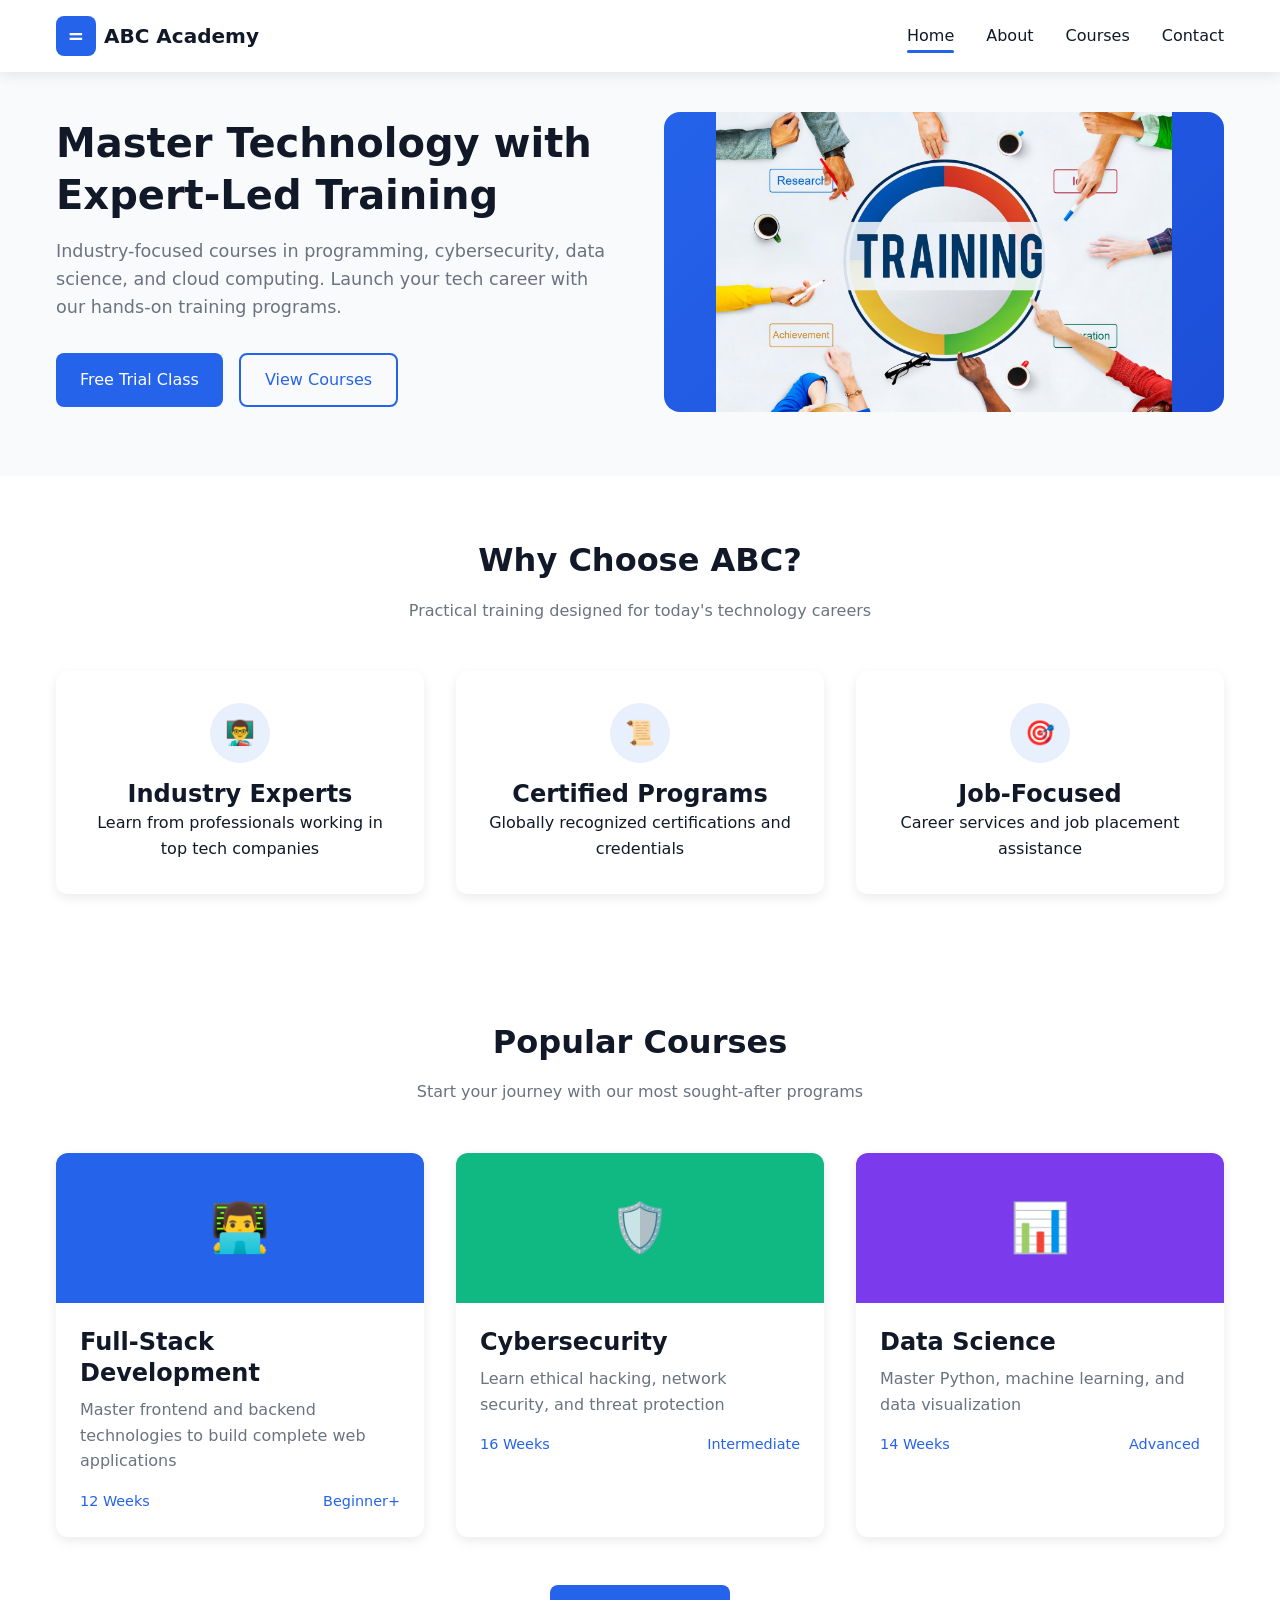
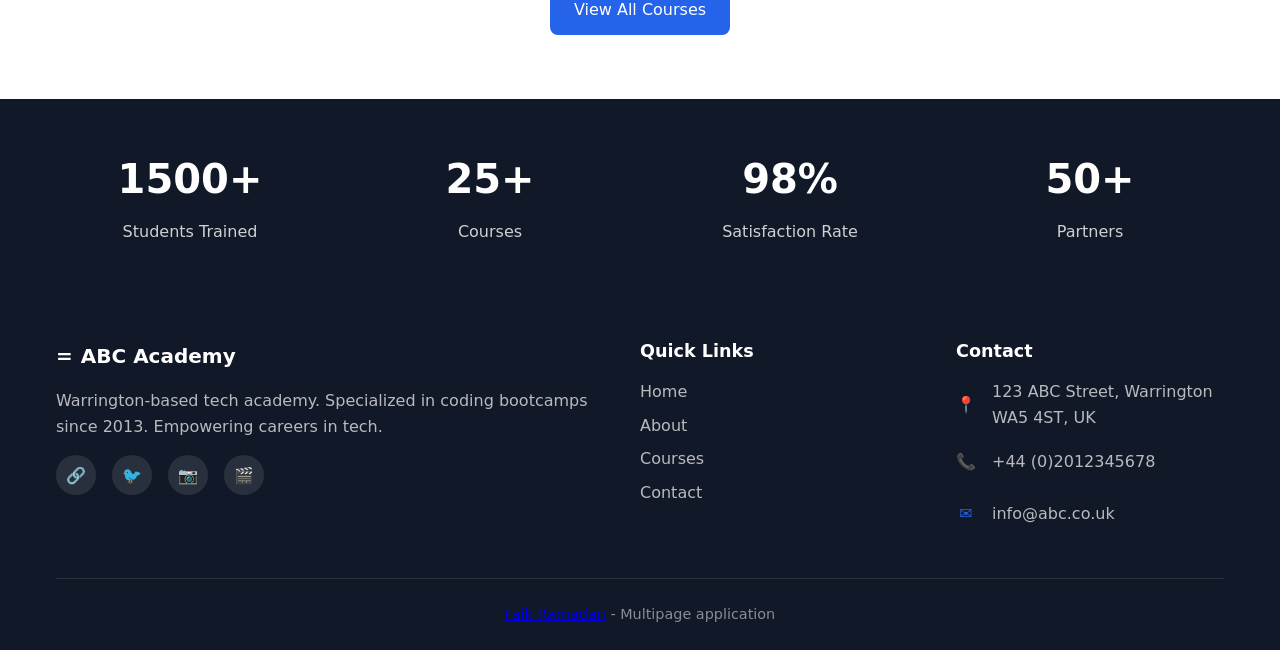
<file: index.html>
<!DOCTYPE html>
<html lang="en">
<head>
    <meta charset="UTF-8">
    <meta name="viewport" content="width=device-width, initial-scale=1.0">
    <title>ABC Academy | Technology Education</title>
    <link rel="stylesheet" href="style.css">
</head>
<body>
    <!-- Header -->
<header class="main-header">
    <div class="container">
        <nav class="navbar">
            <a href="index.html" class="logo">
                <div class="logo-icon">=</div>
                ABC Academy
            </a>
            
            <!-- Mobile menu checkbox -->
            <input type="checkbox" id="menu-toggle">
            
            <!-- Hamburger -->
            <label for="menu-toggle" class="mobile-menu-btn"></label>
            
            <!-- Navigation Links -->
            <ul class="nav-links">
                <li><a href="index.html" class="active">Home</a></li>
                <li><a href="about.html">About</a></li>
                <li><a href="courses.html">Courses</a></li>
                <li><a href="contact.html">Contact</a></li>
            </ul>
        </nav>
    </div>
</header>

    <!-- Hero Section -->
    <section class="hero">
        <div class="container">
            <div class="hero-content">
                <div class="hero-text">
                    <h1>Master Technology with Expert-Led Training</h1>
                    <p>Industry-focused courses in programming, cybersecurity, data science, and cloud computing. Launch your tech career with our hands-on training programs.</p>
                    
                    <div class="hero-buttons">
                        <a href="contact.html" class="btn btn-primary">Free Trial Class</a>
                        <a href="courses.html" class="btn btn-secondary">View Courses</a>
                    </div>
                </div>
                
                <div class="hero-image">
                    <img src="images/training.jpg"  height="300px" alt="something something">
                </div>
            </div>
        </div>
    </section>

    <!-- Features -->
    <section class="features">
        <div class="container">
            <h2 class="section-title">Why Choose ABC?</h2>
            <p class="section-subtitle">Practical training designed for today's technology careers</p>
            
            <div class="features-grid">
                <div class="feature-card">
                    <div class="feature-icon">👨‍🏫</div>
                    <h3>Industry Experts</h3>
                    <p>Learn from professionals working in top tech companies</p>
                </div>
                
                <div class="feature-card">
                    <div class="feature-icon">📜</div>
                    <h3>Certified Programs</h3>
                    <p>Globally recognized certifications and credentials</p>
                </div>
                
                <div class="feature-card">
                    <div class="feature-icon">🎯</div>
                    <h3>Job-Focused</h3>
                    <p>Career services and job placement assistance</p>
                </div>
            </div>
        </div>
    </section>

    <!-- Popular Courses -->
    <section class="courses">
        <div class="container">
            <h2 class="section-title">Popular Courses</h2>
            <p class="section-subtitle">Start your journey with our most sought-after programs</p>
            
            <div class="courses-grid">
                <div class="course-card">
                    <div class="course-image" style="background: var(--primary);">👨‍💻</div>
                    <div class="course-content">
                        <h3>Full-Stack Development</h3>
                        <p>Master frontend and backend technologies to build complete web applications</p>
                        <div class="course-meta">
                            <span>12 Weeks</span>
                            <span>Beginner+</span>
                        </div>
                    </div>
                </div>
                
                <div class="course-card">
                    <div class="course-image" style="background: var(--secondary);">🛡️</div>
                    <div class="course-content">
                        <h3>Cybersecurity</h3>
                        <p>Learn ethical hacking, network security, and threat protection</p>
                        <div class="course-meta">
                            <span>16 Weeks</span>
                            <span>Intermediate</span>
                        </div>
                    </div>
                </div>
                
                <div class="course-card">
                    <div class="course-image" style="background: #7c3aed;">📊</div>
                    <div class="course-content">
                        <h3>Data Science</h3>
                        <p>Master Python, machine learning, and data visualization</p>
                        <div class="course-meta">
                            <span>14 Weeks</span>
                            <span>Advanced</span>
                        </div>
                    </div>
                </div>
            </div>
            
            <div style="text-align: center; margin-top: 3rem;">
                <a href="courses.html" class="btn btn-primary">View All Courses</a>
            </div>
        </div>
    </section>

    <!-- Stats -->
    <section class="stats">
        <div class="container">
            <div class="stats-grid">
                <div class="stat-item">
                    <span class="stat-number">1500+</span>
                    <span class="stat-label">Students Trained</span>
                </div>
                <div class="stat-item">
                    <span class="stat-number">25+</span>
                    <span class="stat-label">Courses</span>
                </div>
                <div class="stat-item">
                    <span class="stat-number">98%</span>
                    <span class="stat-label">Satisfaction Rate</span>
                </div>
                <div class="stat-item">
                    <span class="stat-number">50+</span>
                    <span class="stat-label">Partners</span>
                </div>
            </div>
        </div>
    </section>

    <!-- Footer -->
    <footer class="main-footer">
        <div class="container">
            <div class="footer-content">
                <div class="footer-about">
                    <div class="footer-logo">
                        <span class="icon">=</span>
                        ABC Academy
                    </div>
                    <p>Warrington-based tech academy. Specialized in coding bootcamps since 2013. Empowering careers in tech.</p>
                    <div class="social-icons">
                        <a href="#">🔗</a>
                        <a href="#">🐦</a>
                        <a href="#">📷</a>
                        <a href="#">🎬</a>
                    </div>
                </div>
                
                <div class="footer-links">
                    <h4>Quick Links</h4>
                    <ul>
                        <li><a href="index.html">Home</a></li>
                        <li><a href="about.html">About</a></li>
                        <li><a href="courses.html">Courses</a></li>
                        <li><a href="contact.html">Contact</a></li>
                    </ul>
                </div>
                
                <div class="footer-contact">
                    <h4>Contact</h4>
                    <div class="contact-item footer">
                        <span class="icon">📍</span>
                        <span>123 ABC Street, Warrington WA5 4ST, UK</span>
                    </div>
                    <div class="contact-item footer">
                        <span class="icon">📞</span>
                        <span>+44 (0)2012345678</span>
                    </div>
                    <div class="contact-item footer">
                        <span class="icon">✉️</span>
                        <span>info@abc.co.uk</span>
                    </div>
                </div>
            </div>
            
            <div class="footer-bottom">
                <p><a href="http://www.faikguler.com" target="_blank">Faik Ramadan</a> - Multipage application</p>
            </div>
        </div>
    </footer>

</body>
</html>
</file>
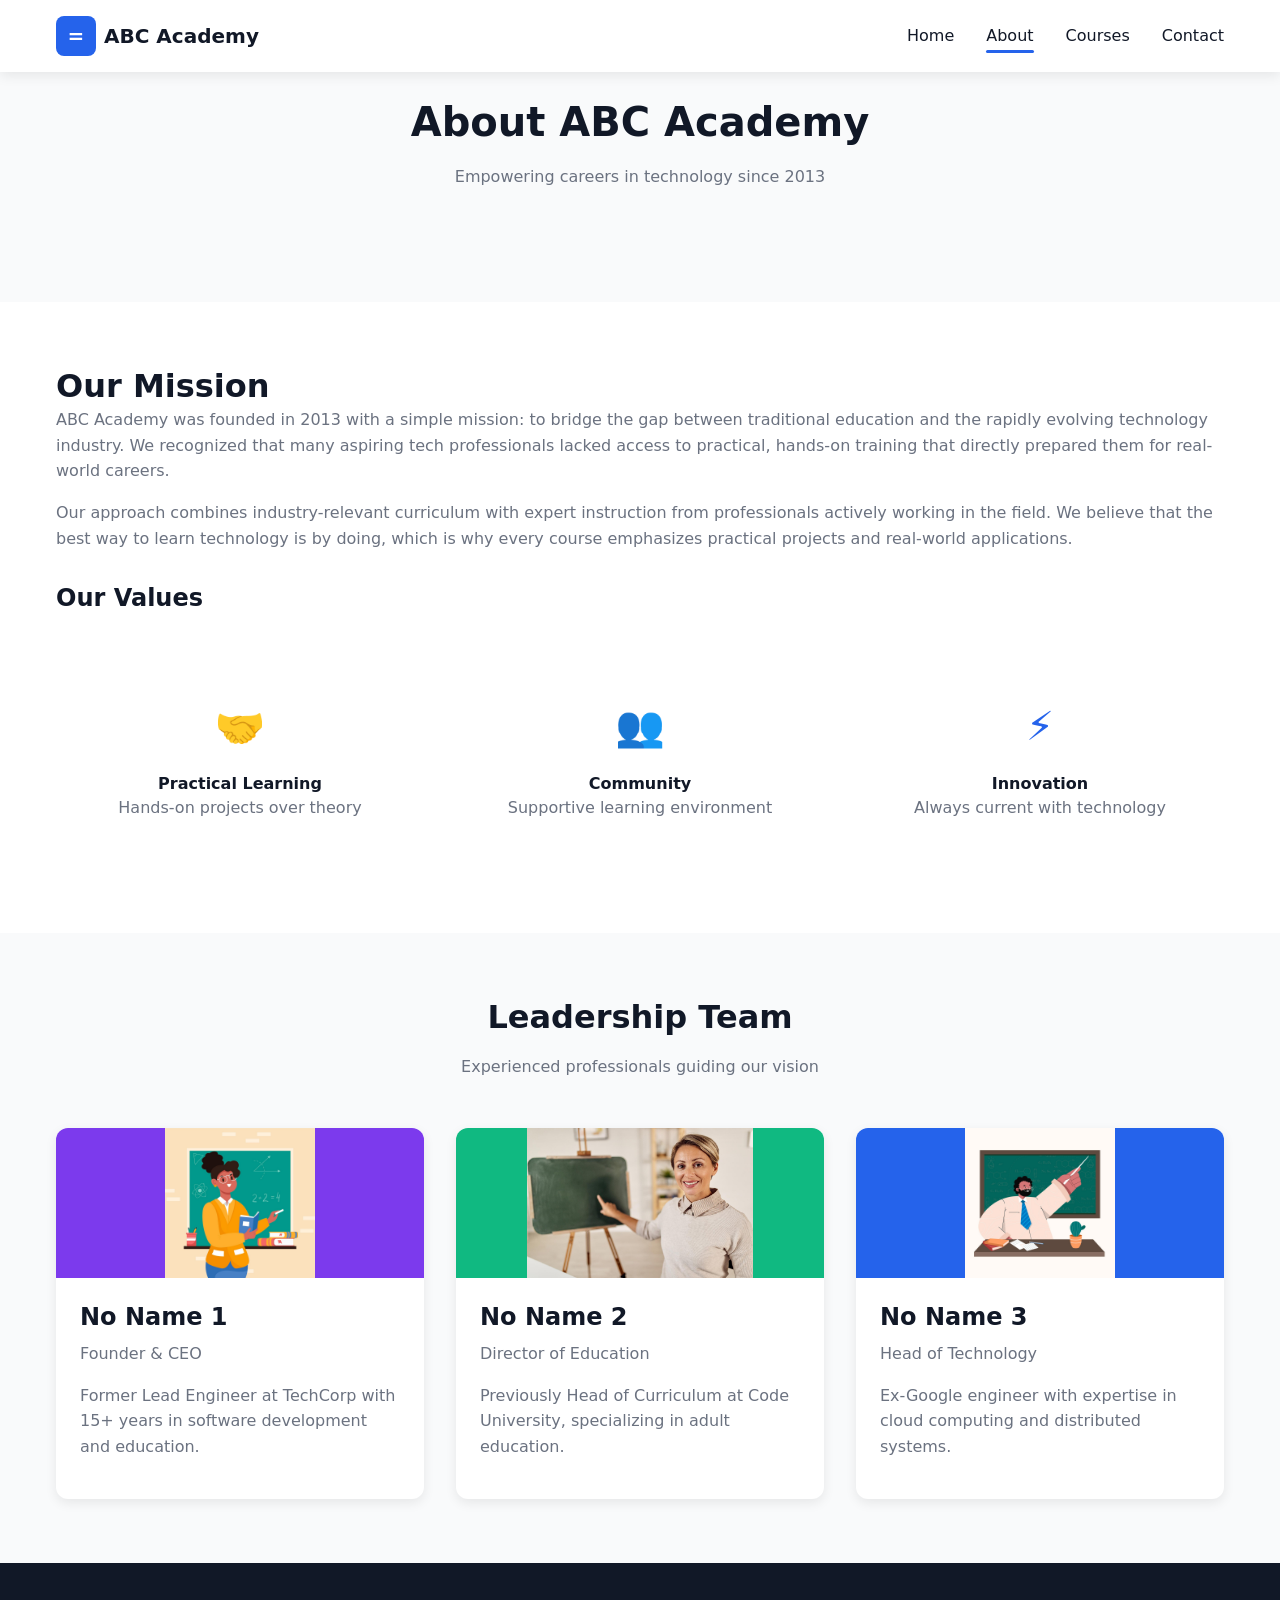
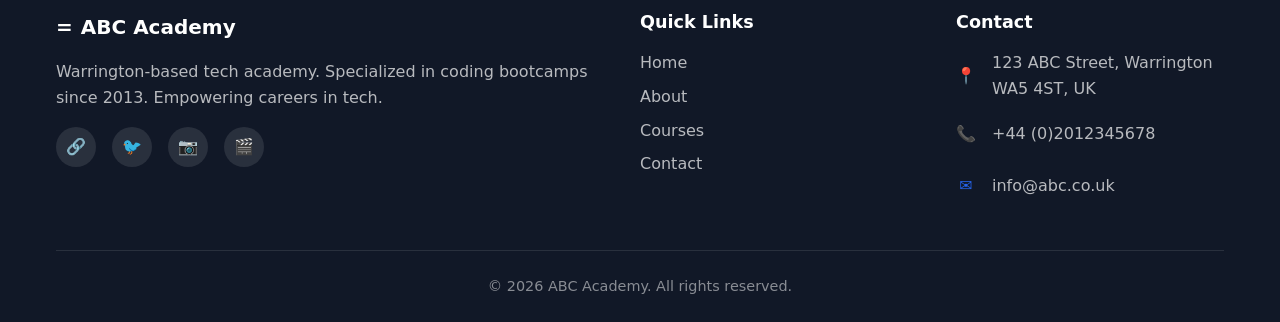
<file: about.html>
<!DOCTYPE html>
<html lang="en">
<head>
    <meta charset="UTF-8">
    <meta name="viewport" content="width=device-width, initial-scale=1.0">
    <title>About Us | ABC Academy</title>
    <link rel="stylesheet" href="style.css">
</head>
<body>
    <!-- Header -->
<header class="main-header">
    <div class="container">
        <nav class="navbar">
            <a href="index.html" class="logo">
                <div class="logo-icon">=</div>
                ABC Academy
            </a>
            
            <!-- Mobile menu checkbox -->
            <input type="checkbox" id="menu-toggle">
            
            <!-- Hamburger -->
            <label for="menu-toggle" class="mobile-menu-btn"></label>
            
            <!-- Navigation Links -->
            <ul class="nav-links">
                <li><a href="index.html" >Home</a></li>
                <li><a href="about.html" class="active">About</a></li>
                <li><a href="courses.html">Courses</a></li>
                <li><a href="contact.html">Contact</a></li>
            </ul>
        </nav>
    </div>
</header>

    <!-- Hero -->
    <section class="hero" style="padding-top: 6rem;">
        <div class="container">
            <h1 class="section-title">About ABC Academy</h1>
            <p class="section-subtitle">Empowering careers in technology since 2013</p>
        </div>
    </section>

    <!-- About Content -->
    <section class="about">
        <div class="container">
            <div class="about-content">
               
                
                <div class="about-text">
                    <h2>Our Mission</h2>
                    <p>ABC Academy was founded in 2013 with a simple mission: to bridge the gap between traditional education and the rapidly evolving technology industry. We recognized that many aspiring tech professionals lacked access to practical, hands-on training that directly prepared them for real-world careers.</p>
                    
                    <p>Our approach combines industry-relevant curriculum with expert instruction from professionals actively working in the field. We believe that the best way to learn technology is by doing, which is why every course emphasizes practical projects and real-world applications.</p>
                    
                    <h3 style="margin-top: 2rem;">Our Values</h3>
                    <div class="values-grid">
                        <div class="value-card">
                            <div class="icon">🤝</div>
                            <h4>Practical Learning</h4>
                            <p>Hands-on projects over theory</p>
                        </div>
                        <div class="value-card">
                            <div class="icon">👥</div>
                            <h4>Community</h4>
                            <p>Supportive learning environment</p>
                        </div>
                        <div class="value-card">
                            <div class="icon">⚡</div>
                            <h4>Innovation</h4>
                            <p>Always current with technology</p>
                        </div>
                    </div>
                </div>
            </div>
        </div>
    </section>

    <!-- Team -->
    <section class="team" style="background: var(--light);">
        <div class="container">
            <h2 class="section-title">Leadership Team</h2>
            <p class="section-subtitle">Experienced professionals guiding our vision</p>
            
            <div class="courses-grid">
                <div class="course-card">
                    <div class="course-image" style="background: #7c3aed;">  <img src="images/teacher.jpg"  height="150px" alt="No Name 1 Teacher"></div>
                    <div class="course-content">
                        <h3>No Name 1</h3>
                        <p>Founder & CEO</p>
                        <p>Former Lead Engineer at TechCorp with 15+ years in software development and education.</p>
                    </div>
                </div>
                
                <div class="course-card">
                    <div class="course-image" style="background: var(--secondary);"> <img src="images/teacher2.jpg"  height="150px" alt="No Name 2 Teacher"></div>
                    <div class="course-content">
                        <h3>No Name 2</h3>
                        <p>Director of Education</p>
                        <p>Previously Head of Curriculum at Code University, specializing in adult education.</p>
                    </div>
                </div>
                
                <div class="course-card">
                    <div class="course-image" style="background: var(--primary);"> <img src="images/teacher3.jpg"  height="150px" alt="No Name 3 Teacher"></div>
                    <div class="course-content">
                        <h3>No Name 3</h3>
                        <p>Head of Technology</p>
                        <p>Ex-Google engineer with expertise in cloud computing and distributed systems.</p>
                    </div>
                </div>
            </div>
        </div>
    </section>

    <!-- Footer -->
   <footer class="main-footer">
        <div class="container">
            <div class="footer-content">
                <div class="footer-about">
                    <div class="footer-logo">
                        <span class="icon">=</span>
                        ABC Academy
                    </div>
                    <p>Warrington-based tech academy. Specialized in coding bootcamps since 2013. Empowering careers in tech.</p>
                    <div class="social-icons">
                        <a href="#">🔗</a>
                        <a href="#">🐦</a>
                        <a href="#">📷</a>
                        <a href="#">🎬</a>
                    </div>
                </div>
                
                <div class="footer-links">
                    <h4>Quick Links</h4>
                    <ul>
                        <li><a href="index.html">Home</a></li>
                        <li><a href="about.html">About</a></li>
                        <li><a href="courses.html">Courses</a></li>
                        <li><a href="contact.html">Contact</a></li>
                    </ul>
                </div>
                
                <div class="footer-contact">
                    <h4>Contact</h4>
                    <div class="contact-item footer">
                        <span class="icon">📍</span>
                        <span>123 ABC Street, Warrington WA5 4ST, UK</span>
                    </div>
                    <div class="contact-item footer">
                        <span class="icon">📞</span>
                        <span>+44 (0)2012345678</span>
                    </div>
                    <div class="contact-item footer">
                        <span class="icon">✉️</span>
                        <span>info@abc.co.uk</span>
                    </div>
                </div>
            </div>
            
            <div class="footer-bottom">
                <p>&copy; 2026 ABC Academy. All rights reserved.</p>
            </div>
        </div>
    </footer>
</body>
</html>
</file>
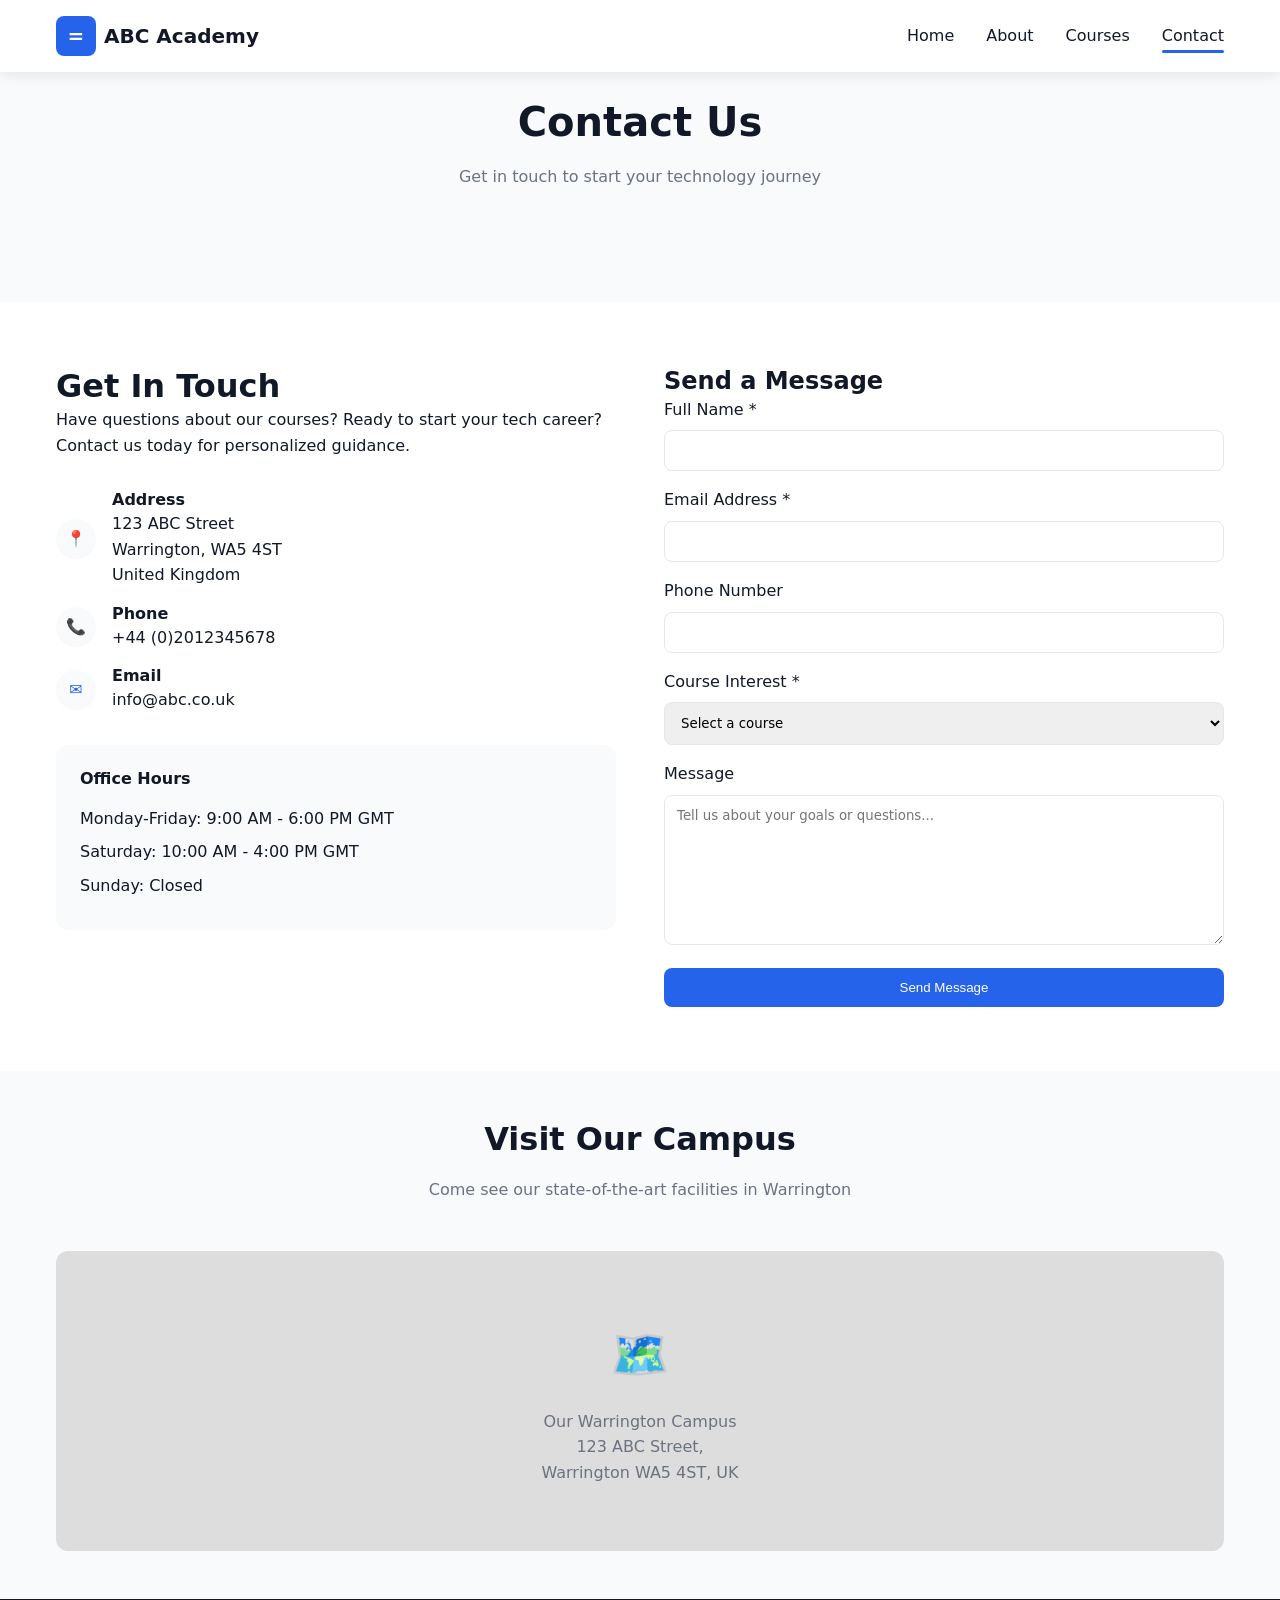
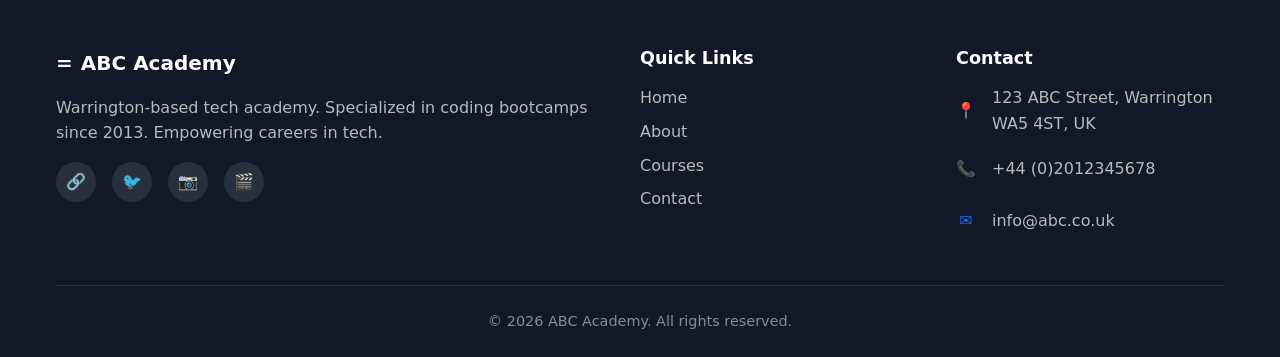
<file: contact.html>
<!DOCTYPE html>
<html lang="en">
<head>
    <meta charset="UTF-8">
    <meta name="viewport" content="width=device-width, initial-scale=1.0">
    <title>Contact | ABC Academy</title>
    <link rel="stylesheet" href="style.css">
</head>
<body>
    <!-- Header -->
 <header class="main-header">
    <div class="container">
        <nav class="navbar">
            <a href="index.html" class="logo">
                <div class="logo-icon">=</div>
                ABC Academy
            </a>
            
            <!-- Mobile menu checkbox -->
            <input type="checkbox" id="menu-toggle">
            
            <!-- Hamburger -->
            <label for="menu-toggle" class="mobile-menu-btn"></label>
            
            <!-- Navigation Links -->
            <ul class="nav-links">
                <li><a href="index.html">Home</a></li>
                <li><a href="about.html">About</a></li>
                <li><a href="courses.html">Courses</a></li>
                <li><a href="contact.html" class="active">Contact</a></li>
            </ul>
        </nav>
    </div>
</header>

    <!-- Hero -->
    <section class="hero" style="padding-top: 6rem; text-align: center;">
        <div class="container">
            <h1 class="section-title">Contact Us</h1>
            <p class="section-subtitle">Get in touch to start your technology journey</p>
        </div>
    </section>

    <!-- Contact Content -->
    <section class="contact">
        <div class="container">
            <div class="contact-content">
                <div class="contact-info">
                    <h2>Get In Touch</h2>
                    <p>Have questions about our courses? Ready to start your tech career? Contact us today for personalized guidance.</p>
                    
                    <div class="contact-details">
                        <div class="contact-item">
                            <span class="icon">📍</span>
                            <div>
                                <h4>Address</h4>
                                <p>123 ABC Street<br>Warrington, WA5 4ST <br>United Kingdom</p>
                            </div>
                        </div>
                        
                        <div class="contact-item">
                            <span class="icon">📞</span>
                            <div>
                                <h4>Phone</h4>
                                <p>+44 (0)2012345678</p>
                            </div>
                        </div>
                        
                        <div class="contact-item">
                            <span class="icon">✉️</span>
                            <div>
                                <h4>Email</h4>
                                <p>info@abc.co.uk</p>
                            </div>
                        </div>
                    </div>
                    
                    <div class="hours">
                        <h4>Office Hours</h4>
                        <ul>
                            <li>Monday-Friday: 9:00 AM - 6:00 PM GMT</li>
                            <li>Saturday: 10:00 AM - 4:00 PM GMT</li>
                            <li>Sunday: Closed</li>
                        </ul>
                    </div>
                </div>
                
                <div class="contact-form">
                    <h3>Send a Message</h3>
                    <form action="mailto:info@abc.co.uk" method="post" enctype="text/plain">
                        <div class="form-group">
                            <label for="name">Full Name *</label>
                            <input type="text" id="name" name="name" required>
                        </div>
                        
                        <div class="form-group">
                            <label for="email">Email Address *</label>
                            <input type="email" id="email" name="email" required>
                        </div>
                        
                        <div class="form-group">
                            <label for="phone">Phone Number</label>
                            <input type="tel" id="phone" name="phone">
                        </div>
                        
                        <div class="form-group">
                            <label for="course">Course Interest *</label>
                            <select id="course" name="course" required>
                                <option value="">Select a course</option>
                                <option value="fullstack">Full-Stack Development</option>
                                <option value="cybersecurity">Cybersecurity</option>
                                <option value="datascience">Data Science</option>
                                <option value="cloud">Cloud Computing</option>
                                <option value="ai">AI & Machine Learning</option>
                                <option value="mobile">Mobile Development</option>
                            </select>
                        </div>
                        
                        <div class="form-group">
                            <label for="message">Message</label>
                            <textarea id="message" name="message" placeholder="Tell us about your goals or questions..."></textarea>
                        </div>
                        
                        <button type="submit" class="btn btn-primary btn-block">Send Message</button>
                    </form>
                </div>
            </div>
        </div>
    </section>

    <!-- Map/Location -->
    <section style="background: var(--light); padding: 3rem 0;">
        <div class="container">
            <h2 class="section-title">Visit Our Campus</h2>
            <p class="section-subtitle">Come see our state-of-the-art facilities in Warrington</p>
            
            <div class="map-container">
                <div class="map-content">
                    <span style="font-size: 3rem;">🗺️</span>
                    <p style="margin-top: 1rem;">Our Warrington Campus</p>
                    <p>123 ABC Street, <br>Warrington WA5 4ST, UK</p>
                </div>
            </div>
        </div>
    </section>

    <!-- Footer -->
    <footer class="main-footer">
        <div class="container">
            <div class="footer-content">
                <div class="footer-about">
                    <div class="footer-logo">
                        <span class="icon">=</span>
                        ABC Academy
                    </div>
                    <p>Warrington-based tech academy. Specialized in coding bootcamps since 2013. Empowering careers in tech.</p>
                    <div class="social-icons">
                        <a href="#">🔗</a>
                        <a href="#">🐦</a>
                        <a href="#">📷</a>
                        <a href="#">🎬</a>
                    </div>
                </div>
                
                <div class="footer-links">
                    <h4>Quick Links</h4>
                    <ul>
                        <li><a href="index.html">Home</a></li>
                        <li><a href="about.html">About</a></li>
                        <li><a href="courses.html">Courses</a></li>
                        <li><a href="contact.html">Contact</a></li>
                    </ul>
                </div>
                
                <div class="footer-contact">
                    <h4>Contact</h4>
                    <div class="contact-item footer">
                        <span class="icon">📍</span>
                        <span>123 ABC Street, Warrington WA5 4ST, UK</span>
                    </div>
                    <div class="contact-item footer">
                        <span class="icon">📞</span>
                        <span>+44 (0)2012345678</span>
                    </div>
                    <div class="contact-item footer">
                        <span class="icon">✉️</span>
                        <span>info@abc.co.uk</span>
                    </div>
                </div>
            </div>
            
            <div class="footer-bottom">
                <p>&copy; 2026 ABC Academy. All rights reserved.</p>
            </div>
        </div>
    </footer>
</body>
</html>
</file>
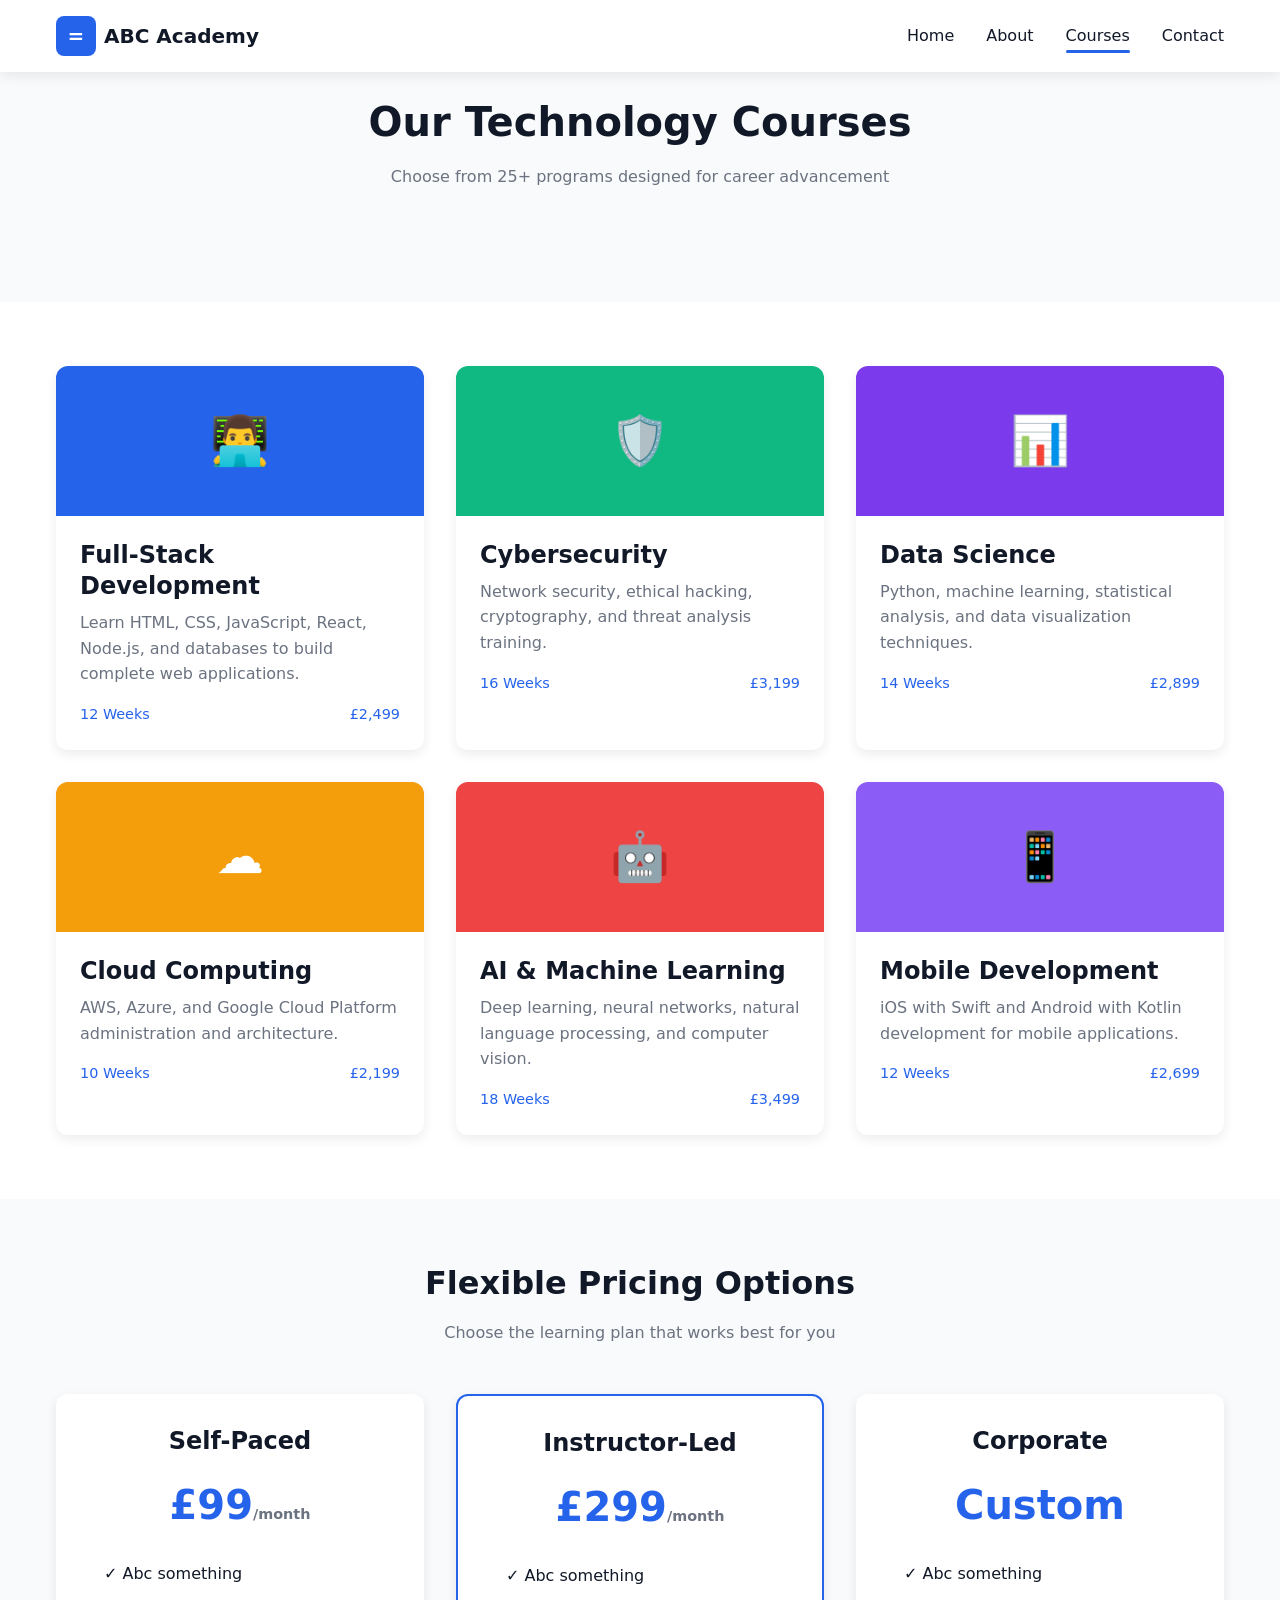
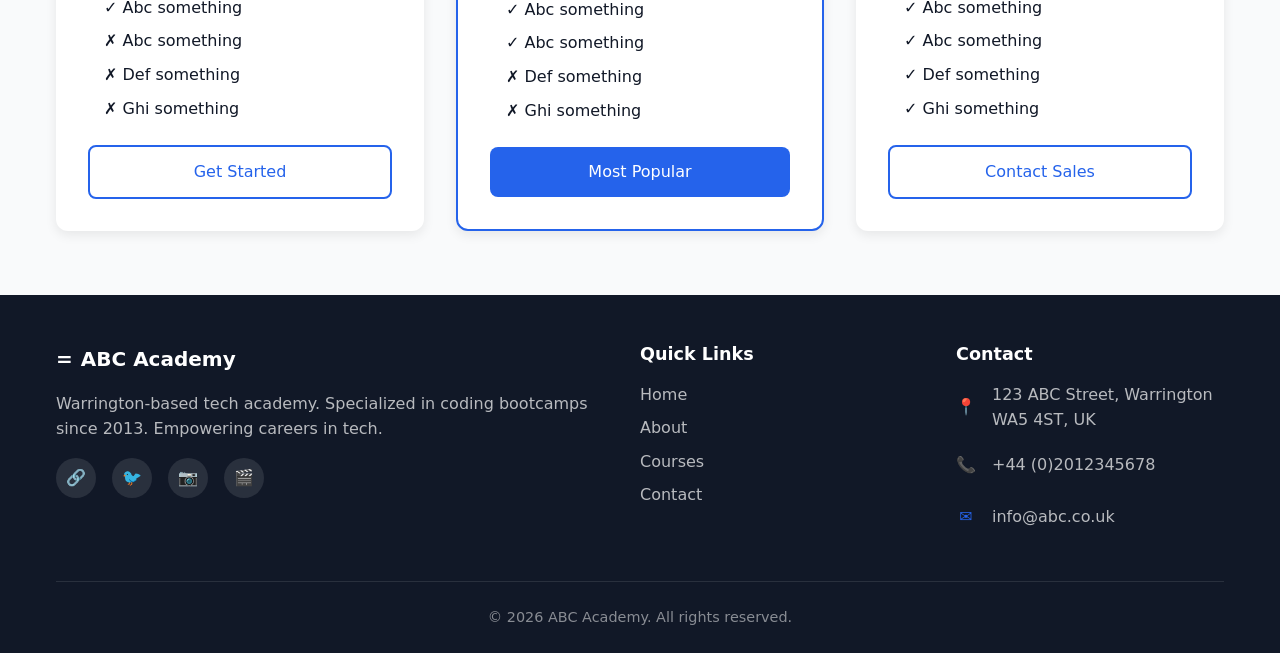
<file: courses.html>
<!DOCTYPE html>
<html lang="en">
<head>
    <meta charset="UTF-8">
    <meta name="viewport" content="width=device-width, initial-scale=1.0">
    <title>Courses | ABC Academy</title>
    <link rel="stylesheet" href="style.css">
</head>
<body>
    <!-- Header -->
<header class="main-header">
    <div class="container">
        <nav class="navbar">
            <a href="index.html" class="logo">
                <div class="logo-icon">=</div>
                ABC Academy
            </a>
            
            <!-- Mobile menu -->
            <input type="checkbox" id="menu-toggle">
            
            <!-- Hamburger -->
            <label for="menu-toggle" class="mobile-menu-btn"></label>
            
            <!-- Navigation Links -->
            <ul class="nav-links">
                <li><a href="index.html">Home</a></li>
                <li><a href="about.html">About</a></li>
                <li><a href="courses.html" class="active">Courses</a></li>
                <li><a href="contact.html">Contact</a></li>
            </ul>
        </nav>
    </div>
</header>

    <!-- Hero -->
    <section class="hero" style="padding-top: 6rem; background: var(--light);">
        <div class="container">
            <h1 class="section-title">Our Technology Courses</h1>
            <p class="section-subtitle">Choose from 25+ programs designed for career advancement</p>
        </div>
    </section>

    <!-- All Courses -->
    <section class="courses">
        <div class="container">
            <div class="courses-grid">
                <div class="course-card">
                    <div class="course-image" style="background: var(--primary);">👨‍💻</div>
                    <div class="course-content">
                        <h3>Full-Stack Development</h3>
                        <p>Learn HTML, CSS, JavaScript, React, Node.js, and databases to build complete web applications.</p>
                        <div class="course-meta">
                            <span>12 Weeks</span>
                            <span>£2,499</span>
                        </div>
                    </div>
                </div>
                
                <div class="course-card">
                    <div class="course-image" style="background: var(--secondary);">🛡️</div>
                    <div class="course-content">
                        <h3>Cybersecurity</h3>
                        <p>Network security, ethical hacking, cryptography, and threat analysis training.</p>
                        <div class="course-meta">
                            <span>16 Weeks</span>
                            <span>£3,199</span>
                        </div>
                    </div>
                </div>
                
                <div class="course-card">
                    <div class="course-image" style="background: #7c3aed;">📊</div>
                    <div class="course-content">
                        <h3>Data Science</h3>
                        <p>Python, machine learning, statistical analysis, and data visualization techniques.</p>
                        <div class="course-meta">
                            <span>14 Weeks</span>
                            <span>£2,899</span>
                        </div>
                    </div>
                </div>
                
                <div class="course-card">
                    <div class="course-image" style="background: #f59e0b;">☁️</div>
                    <div class="course-content">
                        <h3>Cloud Computing</h3>
                        <p>AWS, Azure, and Google Cloud Platform administration and architecture.</p>
                        <div class="course-meta">
                            <span>10 Weeks</span>
                            <span>£2,199</span>
                        </div>
                    </div>
                </div>
                
                <div class="course-card">
                    <div class="course-image" style="background: #ef4444;">🤖</div>
                    <div class="course-content">
                        <h3>AI & Machine Learning</h3>
                        <p>Deep learning, neural networks, natural language processing, and computer vision.</p>
                        <div class="course-meta">
                            <span>18 Weeks</span>
                            <span>£3,499</span>
                        </div>
                    </div>
                </div>
                
                <div class="course-card">
                    <div class="course-image" style="background: #8b5cf6;">📱</div>
                    <div class="course-content">
                        <h3>Mobile Development</h3>
                        <p>iOS with Swift and Android with Kotlin development for mobile applications.</p>
                        <div class="course-meta">
                            <span>12 Weeks</span>
                            <span>£2,699</span>
                        </div>
                    </div>
                </div>
            </div>
        </div>
    </section>

    <!-- Pricing -->
    <section class="pricing">
        <div class="container">
            <h2 class="section-title">Flexible Pricing Options</h2>
            <p class="section-subtitle">Choose the learning plan that works best for you</p>
            
            <div class="pricing-grid">
                <div class="price-card">
                    <h3>Self-Paced</h3>
                    <div class="price">£99<span class="price-period">/month</span></div>
                    <ul>
                        <li>✓ Abc something</li>
                        <li>✓ Abc something</li>
                        <li>✗ Abc something</li>
                        <li>✗ Def something</li>
                        <li>✗ Ghi something</li>
                    </ul>
                    <a href="contact.html" class="btn btn-secondary btn-block">Get Started</a>
                </div>
                
                <div class="price-card" style="border: 2px solid var(--primary);">
                    <h3>Instructor-Led</h3>
                    <div class="price">£299<span class="price-period">/month</span></div>
                    <ul>
                        <li>✓ Abc something</li>
                        <li>✓ Abc something</li>
                        <li>✓ Abc something</li>
                        <li>✗ Def something</li>
                        <li>✗ Ghi something</li>
                    </ul>
                    <a href="contact.html" class="btn btn-primary btn-block">Most Popular</a>
                </div>
                
                <div class="price-card">
                    <h3>Corporate</h3>
                    <div class="price">Custom</div>
                    <ul>
                        <li>✓ Abc something</li>
                        <li>✓ Abc something</li>
                        <li>✓ Abc something</li>
                        <li>✓ Def something</li>
                        <li>✓ Ghi something</li>
                    </ul>
                    <a href="contact.html" class="btn btn-secondary btn-block">Contact Sales</a>
                </div>
            </div>
        </div>
    </section>

    <!-- Footer -->
   <footer class="main-footer">
        <div class="container">
            <div class="footer-content">
                <div class="footer-about">
                    <div class="footer-logo">
                        <span class="icon">=</span>
                        ABC Academy
                    </div>
                    <p>Warrington-based tech academy. Specialized in coding bootcamps since 2013. Empowering careers in tech.</p>
                    <div class="social-icons">
                        <a href="#">🔗</a>
                        <a href="#">🐦</a>
                        <a href="#">📷</a>
                        <a href="#">🎬</a>
                    </div>
                </div>
                
                <div class="footer-links">
                    <h4>Quick Links</h4>
                    <ul>
                        <li><a href="index.html">Home</a></li>
                        <li><a href="about.html">About</a></li>
                        <li><a href="courses.html">Courses</a></li>
                        <li><a href="contact.html">Contact</a></li>
                    </ul>
                </div>
                
                <div class="footer-contact">
                    <h4>Contact</h4>
                    <div class="contact-item footer">
                        <span class="icon">📍</span>
                        <span>123 ABC Street, Warrington WA5 4ST, UK</span>
                    </div>
                    <div class="contact-item footer">
                        <span class="icon">📞</span>
                        <span>+44 (0)2012345678</span>
                    </div>
                    <div class="contact-item footer">
                        <span class="icon">✉️</span>
                        <span>info@abc.co.uk</span>
                    </div>
                </div>
            </div>
            
            <div class="footer-bottom">
                <p>&copy; 2026 ABC Academy. All rights reserved.</p>
            </div>
        </div>
    </footer>
</body>
</html>
</file>
<file: style.css>
/* CSS Variables */
:root {
    --primary: #2563eb;
    --primary-dark: #1d4ed8;
    --secondary: #10b981;
    --dark: #111827;
    --gray: #6b7280;
    --light: #f9fafb;
    --white: #ffffff;
    --shadow: 0 4px 12px rgba(0, 0, 0, 0.08);
    --border: 1px solid #e5e7eb;
}

/* Reset & Base Styles */
* {
    margin: 0;
    padding: 0;
    box-sizing: border-box;
}

html {
    scroll-behavior: smooth;
}

body {
    font-family: system-ui, -apple-system, sans-serif;
    line-height: 1.6;
    color: var(--dark);
    background: var(--white);
}

.container {
    width: 100%;
    max-width: 1200px;
    margin: 0 auto;
    padding: 0 1rem;
}

section {
    padding: 4rem 0;
}

/* Typography */
h1, h2, h3, h4 {
    font-weight: 700;
    line-height: 1.3;
}

h1 { font-size: 2.5rem; }
h2 { font-size: 2rem; }
h3 { font-size: 1.5rem; }

.section-title {
    text-align: center;
    margin-bottom: 1rem;
}

.section-subtitle {
    text-align: center;
    color: var(--gray);
    max-width: 600px;
    margin: 0 auto 3rem;
}

/* Navigation */
.main-header {
    position: fixed;
    top: 0;
    width: 100%;
    background: var(--white);
    box-shadow: var(--shadow);
    z-index: 1000;
    padding: 1rem 0;
}

.navbar {
    display: flex;
    justify-content: space-between;
    align-items: center;
    position: relative;
}

.logo {
    display: flex;
    align-items: center;
    gap: 0.5rem;
    text-decoration: none;
    color: var(--dark);
    font-weight: 700;
    font-size: 1.25rem;
}

.logo-icon {
    width: 40px;
    height: 40px;
    background: var(--primary);
    color: var(--white);
    border-radius: 8px;
    display: flex;
    align-items: center;
    justify-content: center;
}

.nav-links {
    display: flex;
    gap: 2rem;
    list-style: none;
}

.nav-links a {
    text-decoration: none;
    color: var(--dark);
    font-weight: 500;
    padding: 0.5rem 0;
    position: relative;
}

.nav-links a:hover {
    color: var(--primary);
}

/* Pseudo-element for active state */
.nav-links a.active::after {
    content: '';
    position: absolute;
    bottom: 0;
    left: 0;
    width: 100%;
    height: 3px;
    background: var(--primary);
    border-radius: 2px;
}

/* Mobile Menu */
#menu-toggle {
    position: absolute;
    opacity: 0;
    width: 0;
    height: 0;
    margin: 0;
    padding: 0;
    border: 0;
}

.mobile-menu-btn {
    display: none;
    background: none;
    border: none;
    font-size: 1.5rem;
    cursor: pointer;
    color: var(--dark);
    padding: 0.5rem;
    z-index: 1001;
}

/* Buttons */
.btn {
    display: inline-flex;
    align-items: center;
    gap: 0.5rem;
    padding: 0.75rem 1.5rem;
    border-radius: 8px;
    text-decoration: none;
    font-weight: 500;
    border: none;
    cursor: pointer;
    transition: all 0.3s;
}

.btn-primary {
    background: var(--primary);
    color: var(--white);
}

.btn-primary:hover {
    background: var(--primary-dark);
    transform: translateY(-2px);
}

.btn-secondary {
    background: transparent;
    border: 2px solid var(--primary);
    color: var(--primary);
}

.btn-secondary:hover {
    background: var(--primary);
    color: var(--white);
}

.btn-block {
    width: 100%;
    justify-content: center;
}

/* Hero Section */
.hero {
    padding-top: 7rem;
    background: var(--light);
}

.hero-content {
    display: grid;
    grid-template-columns: 1fr 1fr;
    gap: 3rem;
    align-items: center;
}

.hero-text h1 {
    margin-bottom: 1rem;
}

.hero-text p {
    color: var(--gray);
    margin-bottom: 2rem;
    font-size: 1.1rem;
}

.hero-buttons {
    display: flex;
    gap: 1rem;
}

.hero-image {
    background: linear-gradient(135deg, var(--primary), var(--primary-dark));
    height: 300px;
    border-radius: 16px;
    display: flex;
    align-items: center;
    justify-content: center;
    color: var(--white);
    font-size: 4rem;
}

/* Features Section */
.features-grid {
    display: grid;
    grid-template-columns: repeat(auto-fit, minmax(250px, 1fr));
    gap: 2rem;
}

.feature-card {
    background: var(--white);
    padding: 2rem;
    border-radius: 12px;
    box-shadow: var(--shadow);
    text-align: center;
    transition: transform 0.3s;
}

.feature-card:hover {
    transform: translateY(-5px);
}

.feature-icon {
    width: 60px;
    height: 60px;
    background: rgba(37, 99, 235, 0.1);
    border-radius: 50%;
    display: flex;
    align-items: center;
    justify-content: center;
    margin: 0 auto 1rem;
    color: var(--primary);
    font-size: 1.5rem;
}

/* Courses Section */
.courses-grid {
    display: grid;
    grid-template-columns: repeat(auto-fit, minmax(280px, 1fr));
    gap: 2rem;
}

.course-card {
    background: var(--white);
    border-radius: 12px;
    overflow: hidden;
    box-shadow: var(--shadow);
    transition: transform 0.3s;
}

.course-card:hover {
    transform: translateY(-5px);
}

.course-image {
    height: 150px;
    display: flex;
    align-items: center;
    justify-content: center;
    color: var(--white);
    font-size: 3rem;
}

.course-content {
    padding: 1.5rem;
}

.course-content h3 {
    margin-bottom: 0.5rem;
}

.course-content p {
    color: var(--gray);
    margin-bottom: 1rem;
}

.course-meta {
    display: flex;
    justify-content: space-between;
    color: var(--primary);
    font-weight: 500;
    font-size: 0.9rem;
}

/* About Page */
.about-content {
    align-items: center;
}

.about-text p {
    color: var(--gray);
    margin-bottom: 1rem;
}

.values-grid {
    display: grid;
    grid-template-columns: repeat(auto-fit, minmax(250px, 1fr));
    gap: 2rem;
    margin-top: 3rem;
}

.value-card {
    text-align: center;
    padding: 2rem;
}

.value-card .icon {
    font-size: 2.5rem;
    color: var(--primary);
    margin-bottom: 1rem;
}

/* Stats */
.stats {
    background: var(--dark);
    color: var(--white);
    padding: 3rem 0;
}

.stats-grid {
    display: grid;
    grid-template-columns: repeat(auto-fit, minmax(200px, 1fr));
    gap: 2rem;
    text-align: center;
}

.stat-number {
    font-size: 2.5rem;
    font-weight: 700;
    display: block;
    margin-bottom: 0.5rem;
}

.stat-label {
    color: rgba(255, 255, 255, 0.8);
}

/*  Contact Form  */
.contact-content {
    display: grid;
    grid-template-columns: 1fr 1fr;
    gap: 3rem;
}

.contact-info h3 {
    margin-bottom: 1rem;
}

.contact-details {
    margin-top: 2rem;
}

.contact-item {
    display: flex;
    align-items: center;
    gap: 1rem;
    margin-bottom: 1rem;
}

.contact-item .icon {
    width: 40px;
    height: 40px;
    background: var(--light);
    border-radius: 50%;
    display: flex;
    align-items: center;
    justify-content: center;
    color: var(--primary);
}

.form-group {
    margin-bottom: 1rem;
}

.form-group label {
    display: block;
    margin-bottom: 0.5rem;
    font-weight: 500;
}

.form-group input,
.form-group select,
.form-group textarea {
    width: 100%;
    padding: 0.75rem;
    border: var(--border);
    border-radius: 8px;
    font-family: inherit;
}

.form-group textarea {
    min-height: 150px;
    resize: vertical;
}

/* Footer */
.main-footer {
    background: var(--dark);
    color: var(--white);
    padding: 3rem 0 1.5rem;
}

.footer-content {
    display: grid;
    grid-template-columns: 2fr 1fr 1fr;
    gap: 3rem;
    margin-bottom: 2rem;
}

.footer-logo {
    display: flex;
    align-items: center;
    gap: 0.5rem;
    font-size: 1.25rem;
    font-weight: 700;
    margin-bottom: 1rem;
}

.footer-about p {
    color: rgba(255, 255, 255, 0.7);
    margin: 1rem 0;
}

.social-icons {
    display: flex;
    gap: 1rem;
    margin-top: 1rem;
}

.social-icons a {
    width: 40px;
    height: 40px;
    background: rgba(255, 255, 255, 0.1);
    border-radius: 50%;
    display: flex;
    align-items: center;
    justify-content: center;
    color: var(--white);
    text-decoration: none;
    transition: all 0.3s;
}

.social-icons a:hover {
    background: var(--primary);
    transform: translateY(-3px);
}

.footer-links h4,
.footer-contact h4 {
    margin-bottom: 1rem;
    font-size: 1.1rem;
}

.footer-links ul {
    list-style: none;
}

.footer-links a {
    color: rgba(255, 255, 255, 0.7);
    text-decoration: none;
    display: block;
    margin-bottom: 0.5rem;
    transition: color 0.3s;
}

.footer-links a:hover {
    color: var(--white);
    padding-left: 5px;
}

.contact-item.footer {
    color: rgba(255, 255, 255, 0.7);
    margin-bottom: 0.75rem;
}

.contact-item.footer .icon {
    background: transparent;
    color: var(--primary);
    width: 20px;
}

.footer-bottom {
    text-align: center;
    padding-top: 1.5rem;
    border-top: 1px solid rgba(255, 255, 255, 0.1);
    color: rgba(255, 255, 255, 0.5);
    font-size: 0.9rem;
}


/* Pricing Section */
.pricing {
    background: var(--light);
}

.pricing-grid {
    display: grid;
    grid-template-columns: repeat(auto-fit, minmax(300px, 1fr));
    gap: 2rem;
}

.price-card {
    background: var(--white);
    padding: 2rem;
    border-radius: 12px;
    box-shadow: var(--shadow);
    text-align: center;
}

.price {
    font-size: 2.5rem;
    font-weight: 700;
    color: var(--primary);
    margin: 1rem 0;
}

.price-period {
    color: var(--gray);
    font-size: 0.9rem;
}

.price-card ul {
    list-style: none;
    margin: 1.5rem 0;
    text-align: left;
    padding-left: 1rem;
}

.price-card li {
    margin-bottom: 0.5rem;
}

/* Hours Section */
.hours {
    margin-top: 2rem;
    background: var(--light);
    padding: 1.5rem;
    border-radius: 12px;
}

.hours h4 {
    margin-bottom: 1rem;
}

.hours ul {
    list-style: none;
}

.hours li {
    margin-bottom: 0.5rem;
}

/* Map Section */
.map-container {
    background: #ddd;
    height: 300px;
    border-radius: 12px;
    display: flex;
    align-items: center;
    justify-content: center;
    color: var(--gray);
    margin-top: 2rem;
}

.map-content {
    text-align: center;
}

/* Responsive Design */
@media (max-width: 768px) {
    h1 { font-size: 2rem; }
    h2 { font-size: 1.75rem; }
    
    section { padding: 3rem 0; }
    
    .hero-content,
    .about-content,
    .contact-content,
    .footer-content {
        grid-template-columns: 1fr;
    }
    
    /* Mobile menu fix*/
    .mobile-menu-btn {
        display: block;
    }
    
    .mobile-menu-btn::before {
        content: '☰';
    }
    
    #menu-toggle:checked + .mobile-menu-btn::before {
        content: '✕';
    }
    
    .nav-links {
        display: none;
        position: absolute;
        top: 100%;
        left: 0;
        width: 100%;
        background: var(--white);
        flex-direction: column;
        padding: 1rem;
        box-shadow: var(--shadow);
        z-index: 1000;
    }
    
    #menu-toggle:checked ~ .nav-links {
        display: flex;
    }
    
    .hero-buttons {
        flex-direction: column;
    }
    
    .hero-image{
        height: 250px;
        font-size: 3rem;
    }
    
    .floating-btn {
        width: 50px;
        height: 50px;
        font-size: 1.25rem;
        bottom: 1rem;
        right: 1rem;
    }
}

@media (max-width: 480px) {
    .hero-text h1 { font-size: 1.75rem; }
    .section-title { font-size: 1.5rem; }
    
    .btn {
        padding: 0.5rem 1rem;
        font-size: 0.9rem;
    }
}
</file>
